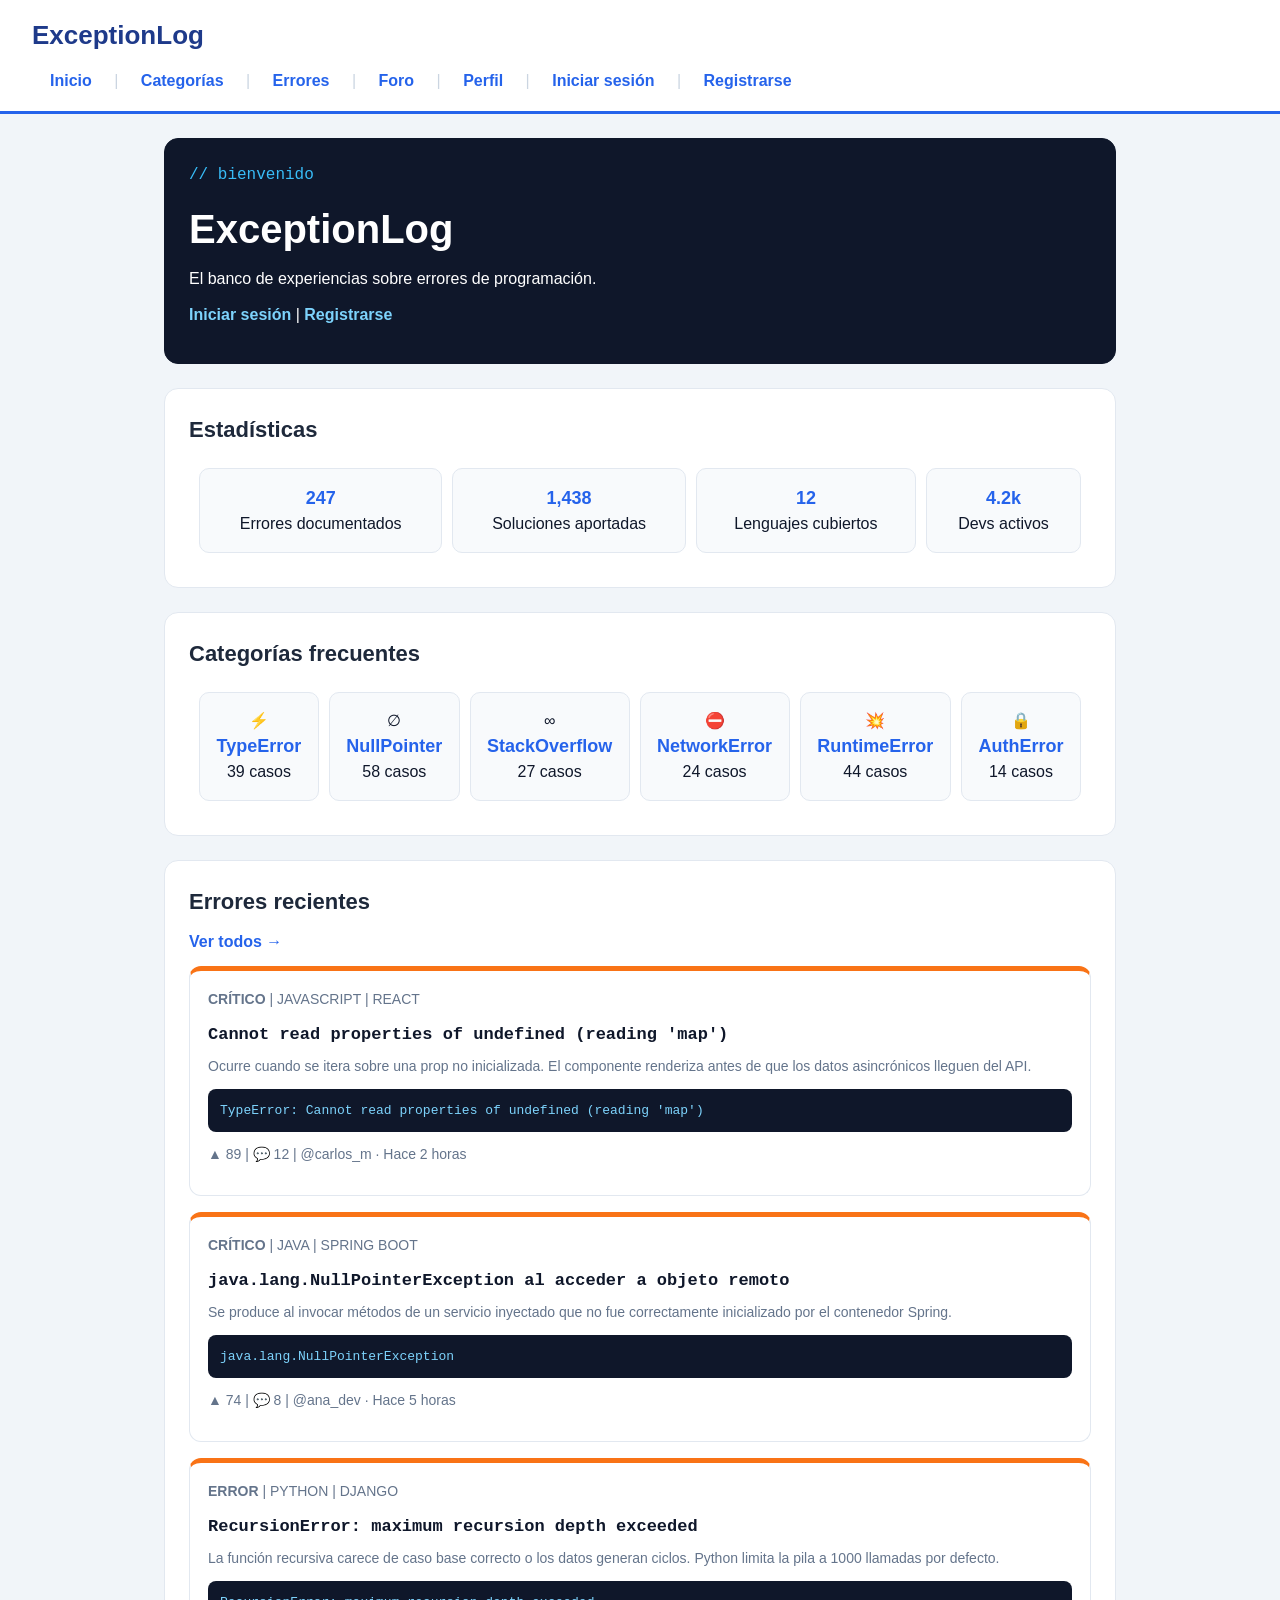
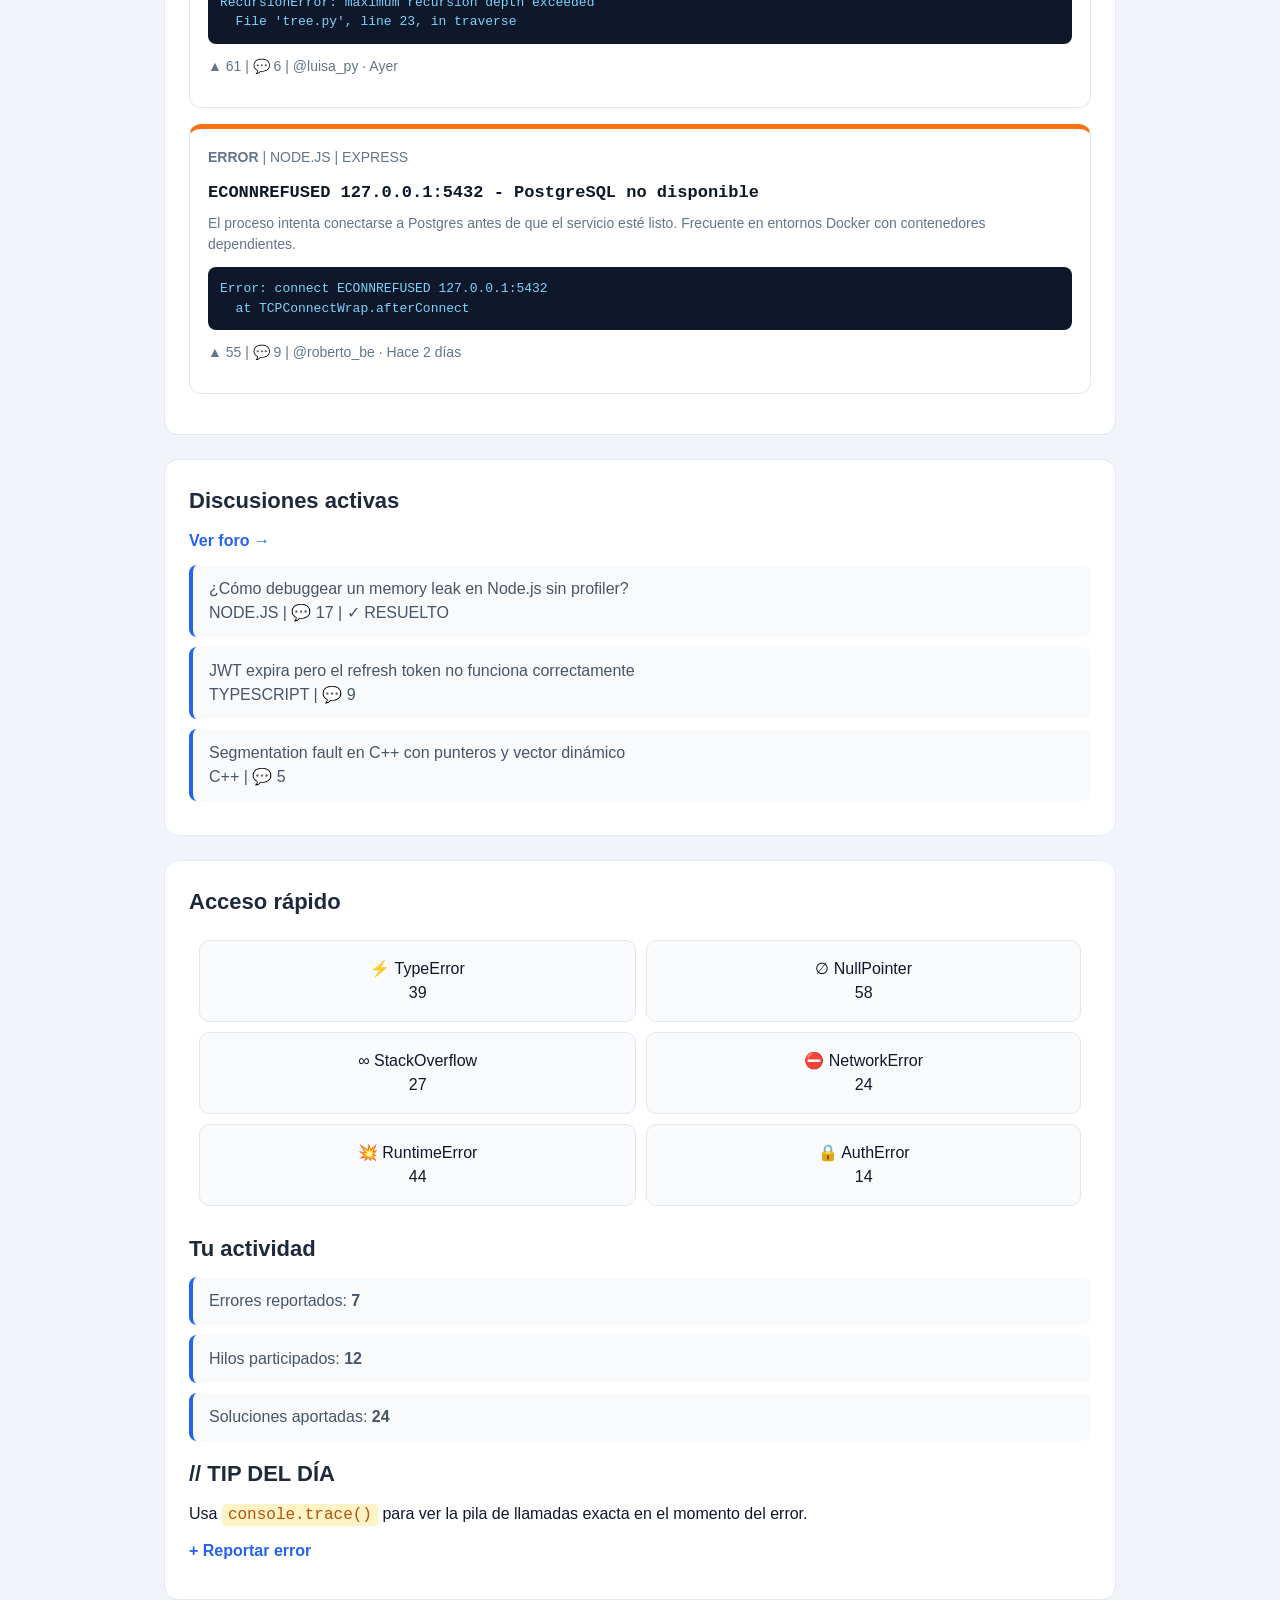
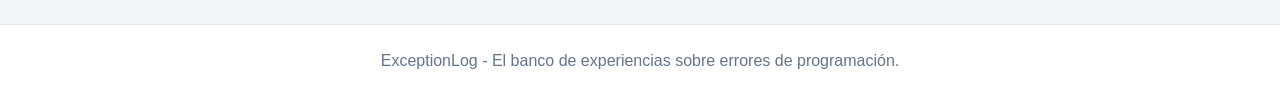
<file: index.html>
<!DOCTYPE html>
<html lang="es">
<head>
  <meta charset="UTF-8">
  <title>Inicio - ExceptionLog</title>
  <link rel="stylesheet" href="styles.css">
</head>
<body>

<header>
  <h2>ExceptionLog</h2>
  <nav>
    <a href="index.html">Inicio</a> |
    <a href="categorias.html">Categorías</a> |
    <a href="errores.html">Errores</a> |
    <a href="foro.html">Foro</a> |
    <a href="perfil.html">Perfil</a> |
    <a href="iniciar-sesion.html">Iniciar sesión</a> |
    <a href="registro.html">Registrarse</a>
  </nav>
  <hr>
</header>

<main>

  <section>
    <p>// bienvenido</p>
    <h1>ExceptionLog</h1>
    <p>El banco de experiencias sobre errores de programación.</p>
    <p><a href="iniciar-sesion.html">Iniciar sesión</a> | <a href="registro.html">Registrarse</a></p>
  </section>

  <hr>

  <section>
    <h2>Estadísticas</h2>
    <table border="1" cellpadding="10">
      <tr>
        <td><b>247</b><br>Errores documentados</td>
        <td><b>1,438</b><br>Soluciones aportadas</td>
        <td><b>12</b><br>Lenguajes cubiertos</td>
        <td><b>4.2k</b><br>Devs activos</td>
      </tr>
    </table>
  </section>

  <hr>

  <section>
    <h2>Categorías frecuentes</h2>
    <table border="1" cellpadding="10">
      <tr>
        <td>⚡ <b>TypeError</b><br>39 casos</td>
        <td>∅ <b>NullPointer</b><br>58 casos</td>
        <td>∞ <b>StackOverflow</b><br>27 casos</td>
        <td>⛔ <b>NetworkError</b><br>24 casos</td>
        <td>💥 <b>RuntimeError</b><br>44 casos</td>
        <td>🔒 <b>AuthError</b><br>14 casos</td>
      </tr>
    </table>
  </section>

  <hr>

  <section>
    <h2>Errores recientes</h2>
    <p><a href="errores.html">Ver todos →</a></p>

    <article>
      <p><b>CRÍTICO</b> | JAVASCRIPT | REACT</p>
      <h3>Cannot read properties of undefined (reading 'map')</h3>
      <p>Ocurre cuando se itera sobre una prop no inicializada. El componente renderiza antes de que los datos asincrónicos lleguen del API.</p>
      <pre>TypeError: Cannot read properties of undefined (reading 'map')</pre>
      <p>▲ 89 | 💬 12 | @carlos_m · Hace 2 horas</p>
    </article>
    <hr>

    <article>
      <p><b>CRÍTICO</b> | JAVA | SPRING BOOT</p>
      <h3>java.lang.NullPointerException al acceder a objeto remoto</h3>
      <p>Se produce al invocar métodos de un servicio inyectado que no fue correctamente inicializado por el contenedor Spring.</p>
      <pre>java.lang.NullPointerException</pre>
      <p>▲ 74 | 💬 8 | @ana_dev · Hace 5 horas</p>
    </article>
    <hr>

    <article>
      <p><b>ERROR</b> | PYTHON | DJANGO</p>
      <h3>RecursionError: maximum recursion depth exceeded</h3>
      <p>La función recursiva carece de caso base correcto o los datos generan ciclos. Python limita la pila a 1000 llamadas por defecto.</p>
      <pre>RecursionError: maximum recursion depth exceeded
  File 'tree.py', line 23, in traverse</pre>
      <p>▲ 61 | 💬 6 | @luisa_py · Ayer</p>
    </article>
    <hr>

    <article>
      <p><b>ERROR</b> | NODE.JS | EXPRESS</p>
      <h3>ECONNREFUSED 127.0.0.1:5432 - PostgreSQL no disponible</h3>
      <p>El proceso intenta conectarse a Postgres antes de que el servicio esté listo. Frecuente en entornos Docker con contenedores dependientes.</p>
      <pre>Error: connect ECONNREFUSED 127.0.0.1:5432
  at TCPConnectWrap.afterConnect</pre>
      <p>▲ 55 | 💬 9 | @roberto_be · Hace 2 días</p>
    </article>
  </section>

  <hr>

  <section>
    <h2>Discusiones activas</h2>
    <p><a href="foro.html">Ver foro →</a></p>
    <ul>
      <li>¿Cómo debuggear un memory leak en Node.js sin profiler?<br>NODE.JS | 💬 17 | ✓ RESUELTO</li>
      <li>JWT expira pero el refresh token no funciona correctamente<br>TYPESCRIPT | 💬 9</li>
      <li>Segmentation fault en C++ con punteros y vector dinámico<br>C++ | 💬 5</li>
    </ul>
  </section>

  <hr>

  <aside>
    <h2>Acceso rápido</h2>
    <table border="1" cellpadding="8">
      <tr><td>⚡ TypeError<br>39</td><td>∅ NullPointer<br>58</td></tr>
      <tr><td>∞ StackOverflow<br>27</td><td>⛔ NetworkError<br>24</td></tr>
      <tr><td>💥 RuntimeError<br>44</td><td>🔒 AuthError<br>14</td></tr>
    </table>

    <h2>Tu actividad</h2>
    <ul>
      <li>Errores reportados: <b>7</b></li>
      <li>Hilos participados: <b>12</b></li>
      <li>Soluciones aportadas: <b>24</b></li>
    </ul>

    <h2>// TIP DEL DÍA</h2>
    <p>Usa <code>console.trace()</code> para ver la pila de llamadas exacta en el momento del error.</p>

    <p><a href="errores.html"><b>+ Reportar error</b></a></p>
  </aside>

</main>

<footer>
  <hr>
  <p>ExceptionLog - El banco de experiencias sobre errores de programación.</p>
</footer>

</body>
</html>
</file>
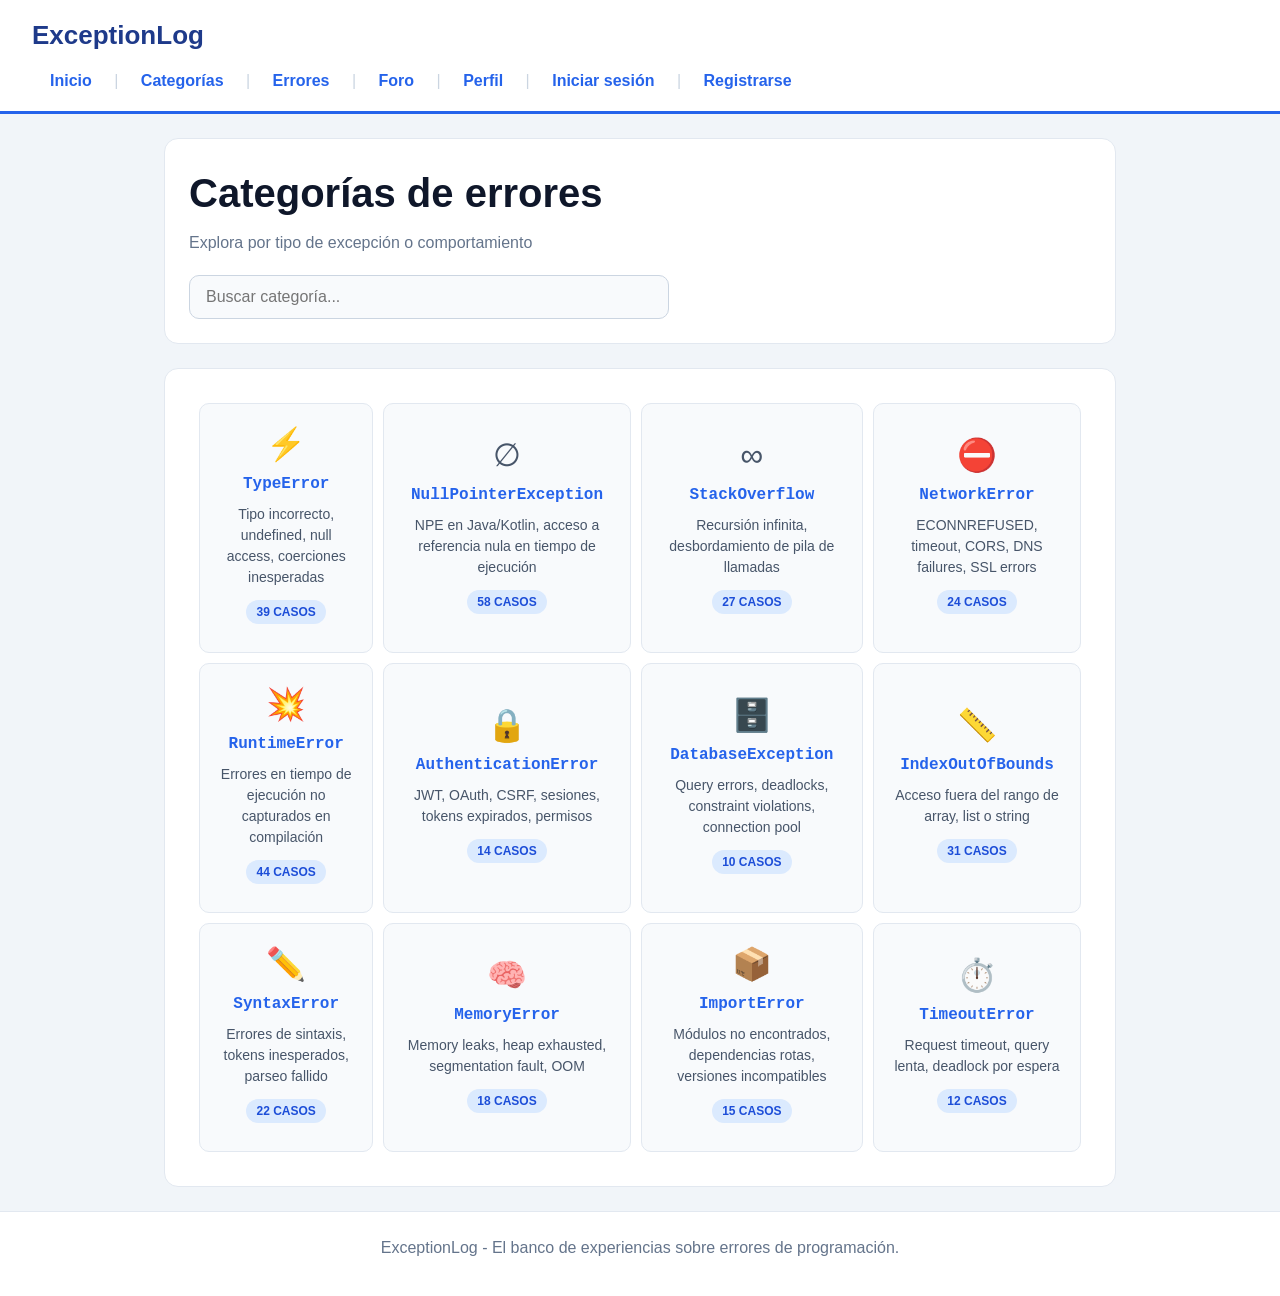
<file: categorias.html>
<!DOCTYPE html>
<html lang="es">
<head>
  <meta charset="UTF-8">
  <title>Categorías - ExceptionLog</title>
  <link rel="stylesheet" href="styles.css">
</head>
<body class="categorias">

<header>
  <h2>ExceptionLog</h2>
  <nav>
    <a href="index.html">Inicio</a> |
    <a href="categorias.html">Categorías</a> |
    <a href="errores.html">Errores</a> |
    <a href="foro.html">Foro</a> |
    <a href="perfil.html">Perfil</a> |
    <a href="iniciar-sesion.html">Iniciar sesión</a> |
    <a href="registro.html">Registrarse</a>
  </nav>
  <hr>
</header>

<main>

  <section>
    <h1>Categorías de errores</h1>
    <p>Explora por tipo de excepción o comportamiento</p>
    <input type="text" placeholder="Buscar categoría...">
  </section>

  <hr>

  <section>
    <table border="1" cellpadding="12">
      <tr>
        <td>
          <p>⚡</p>
          <h3>TypeError</h3>
          <p>Tipo incorrecto, undefined, null access, coerciones inesperadas</p>
          <p><b>39 CASOS</b></p>
        </td>
        <td>
          <p>∅</p>
          <h3>NullPointerException</h3>
          <p>NPE en Java/Kotlin, acceso a referencia nula en tiempo de ejecución</p>
          <p><b>58 CASOS</b></p>
        </td>
        <td>
          <p>∞</p>
          <h3>StackOverflow</h3>
          <p>Recursión infinita, desbordamiento de pila de llamadas</p>
          <p><b>27 CASOS</b></p>
        </td>
        <td>
          <p>⛔</p>
          <h3>NetworkError</h3>
          <p>ECONNREFUSED, timeout, CORS, DNS failures, SSL errors</p>
          <p><b>24 CASOS</b></p>
        </td>
      </tr>
      <tr>
        <td>
          <p>💥</p>
          <h3>RuntimeError</h3>
          <p>Errores en tiempo de ejecución no capturados en compilación</p>
          <p><b>44 CASOS</b></p>
        </td>
        <td>
          <p>🔒</p>
          <h3>AuthenticationError</h3>
          <p>JWT, OAuth, CSRF, sesiones, tokens expirados, permisos</p>
          <p><b>14 CASOS</b></p>
        </td>
        <td>
          <p>🗄️</p>
          <h3>DatabaseException</h3>
          <p>Query errors, deadlocks, constraint violations, connection pool</p>
          <p><b>10 CASOS</b></p>
        </td>
        <td>
          <p>📏</p>
          <h3>IndexOutOfBounds</h3>
          <p>Acceso fuera del rango de array, list o string</p>
          <p><b>31 CASOS</b></p>
        </td>
      </tr>
      <tr>
        <td>
          <p>✏️</p>
          <h3>SyntaxError</h3>
          <p>Errores de sintaxis, tokens inesperados, parseo fallido</p>
          <p><b>22 CASOS</b></p>
        </td>
        <td>
          <p>🧠</p>
          <h3>MemoryError</h3>
          <p>Memory leaks, heap exhausted, segmentation fault, OOM</p>
          <p><b>18 CASOS</b></p>
        </td>
        <td>
          <p>📦</p>
          <h3>ImportError</h3>
          <p>Módulos no encontrados, dependencias rotas, versiones incompatibles</p>
          <p><b>15 CASOS</b></p>
        </td>
        <td>
          <p>⏱️</p>
          <h3>TimeoutError</h3>
          <p>Request timeout, query lenta, deadlock por espera</p>
          <p><b>12 CASOS</b></p>
        </td>
      </tr>
    </table>
  </section>

</main>

<footer>
  <hr>
  <p>ExceptionLog - El banco de experiencias sobre errores de programación.</p>
</footer>

</body>
</html>
</file>
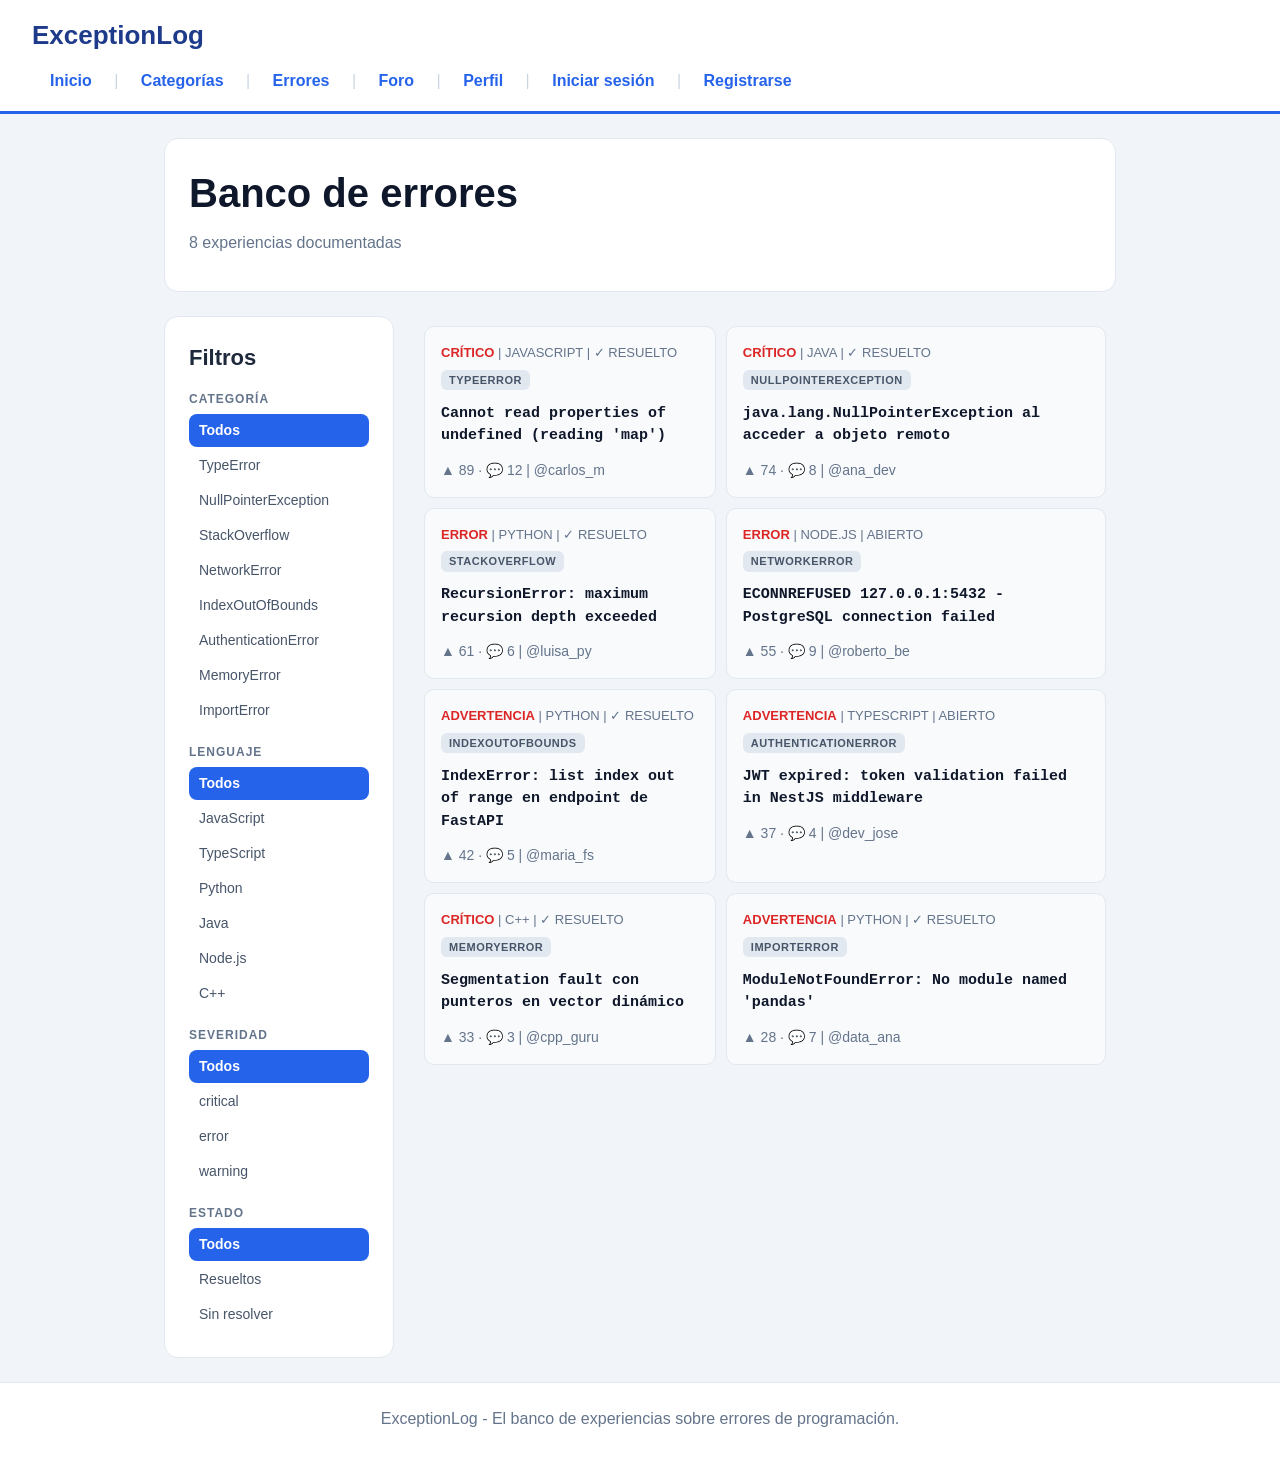
<file: errores.html>
<!DOCTYPE html>
<html lang="es">
<head>
  <meta charset="UTF-8">
  <title>Errores - ExceptionLog</title>
  <link rel="stylesheet" href="styles.css">
</head>
<body class="errores">

<header>
  <h2>ExceptionLog</h2>
  <nav>
    <a href="index.html">Inicio</a> |
    <a href="categorias.html">Categorías</a> |
    <a href="errores.html">Errores</a> |
    <a href="foro.html">Foro</a> |
    <a href="perfil.html">Perfil</a> |
    <a href="iniciar-sesion.html">Iniciar sesión</a> |
    <a href="registro.html">Registrarse</a>
  </nav>
  <hr>
</header>

<main>

  <section>
    <h1>Banco de errores</h1>
    <p>8 experiencias documentadas</p>
  </section>

  <hr>

  <table cellpadding="12">
    <tr>
      <td valign="top" width="250">
        <aside>
          <h2>Filtros</h2>
      <h3>CATEGORÍA</h3>
      <ul>
        <li>Todos</li>
        <li>TypeError</li>
        <li>NullPointerException</li>
        <li>StackOverflow</li>
        <li>NetworkError</li>
        <li>IndexOutOfBounds</li>
        <li>AuthenticationError</li>
        <li>MemoryError</li>
        <li>ImportError</li>
      </ul>
      <h3>LENGUAJE</h3>
      <ul>
        <li>Todos</li>
        <li>JavaScript</li>
        <li>TypeScript</li>
        <li>Python</li>
        <li>Java</li>
        <li>Node.js</li>
        <li>C++</li>
      </ul>
      <h3>SEVERIDAD</h3>
      <ul>
        <li>Todos</li>
        <li>critical</li>
        <li>error</li>
        <li>warning</li>
      </ul>
      <h3>ESTADO</h3>
      <ul>
        <li>Todos</li>
        <li>Resueltos</li>
        <li>Sin resolver</li>
      </ul>
        </aside>
      </td>
      <td valign="top">
        <section>
          <table border="1" cellpadding="12">
      <tr>
        <td valign="top">
          <p><b>CRÍTICO</b> | JAVASCRIPT | ✓ RESUELTO</p>
          <p><small>TYPEERROR</small></p>
          <h3>Cannot read properties of undefined (reading 'map')</h3>
          <p>▲ 89 · 💬 12 | @carlos_m</p>
        </td>
        <td valign="top">
          <p><b>CRÍTICO</b> | JAVA | ✓ RESUELTO</p>
          <p><small>NULLPOINTEREXCEPTION</small></p>
          <h3>java.lang.NullPointerException al acceder a objeto remoto</h3>
          <p>▲ 74 · 💬 8 | @ana_dev</p>
        </td>
      </tr>
      <tr>
        <td valign="top">
          <p><b>ERROR</b> | PYTHON | ✓ RESUELTO</p>
          <p><small>STACKOVERFLOW</small></p>
          <h3>RecursionError: maximum recursion depth exceeded</h3>
          <p>▲ 61 · 💬 6 | @luisa_py</p>
        </td>
        <td valign="top">
          <p><b>ERROR</b> | NODE.JS | ABIERTO</p>
          <p><small>NETWORKERROR</small></p>
          <h3>ECONNREFUSED 127.0.0.1:5432 - PostgreSQL connection failed</h3>
          <p>▲ 55 · 💬 9 | @roberto_be</p>
        </td>
      </tr>
      <tr>
        <td valign="top">
          <p><b>ADVERTENCIA</b> | PYTHON | ✓ RESUELTO</p>
          <p><small>INDEXOUTOFBOUNDS</small></p>
          <h3>IndexError: list index out of range en endpoint de FastAPI</h3>
          <p>▲ 42 · 💬 5 | @maria_fs</p>
        </td>
        <td valign="top">
          <p><b>ADVERTENCIA</b> | TYPESCRIPT | ABIERTO</p>
          <p><small>AUTHENTICATIONERROR</small></p>
          <h3>JWT expired: token validation failed in NestJS middleware</h3>
          <p>▲ 37 · 💬 4 | @dev_jose</p>
        </td>
      </tr>
      <tr>
        <td valign="top">
          <p><b>CRÍTICO</b> | C++ | ✓ RESUELTO</p>
          <p><small>MEMORYERROR</small></p>
          <h3>Segmentation fault con punteros en vector dinámico</h3>
          <p>▲ 33 · 💬 3 | @cpp_guru</p>
        </td>
        <td valign="top">
          <p><b>ADVERTENCIA</b> | PYTHON | ✓ RESUELTO</p>
          <p><small>IMPORTERROR</small></p>
          <h3>ModuleNotFoundError: No module named 'pandas'</h3>
          <p>▲ 28 · 💬 7 | @data_ana</p>
        </td>
      </tr>
          </table>
        </section>
      </td>
    </tr>
  </table>

</main>

<footer>
  <hr>
  <p>ExceptionLog - El banco de experiencias sobre errores de programación.</p>
</footer>

</body>
</html>
</file>
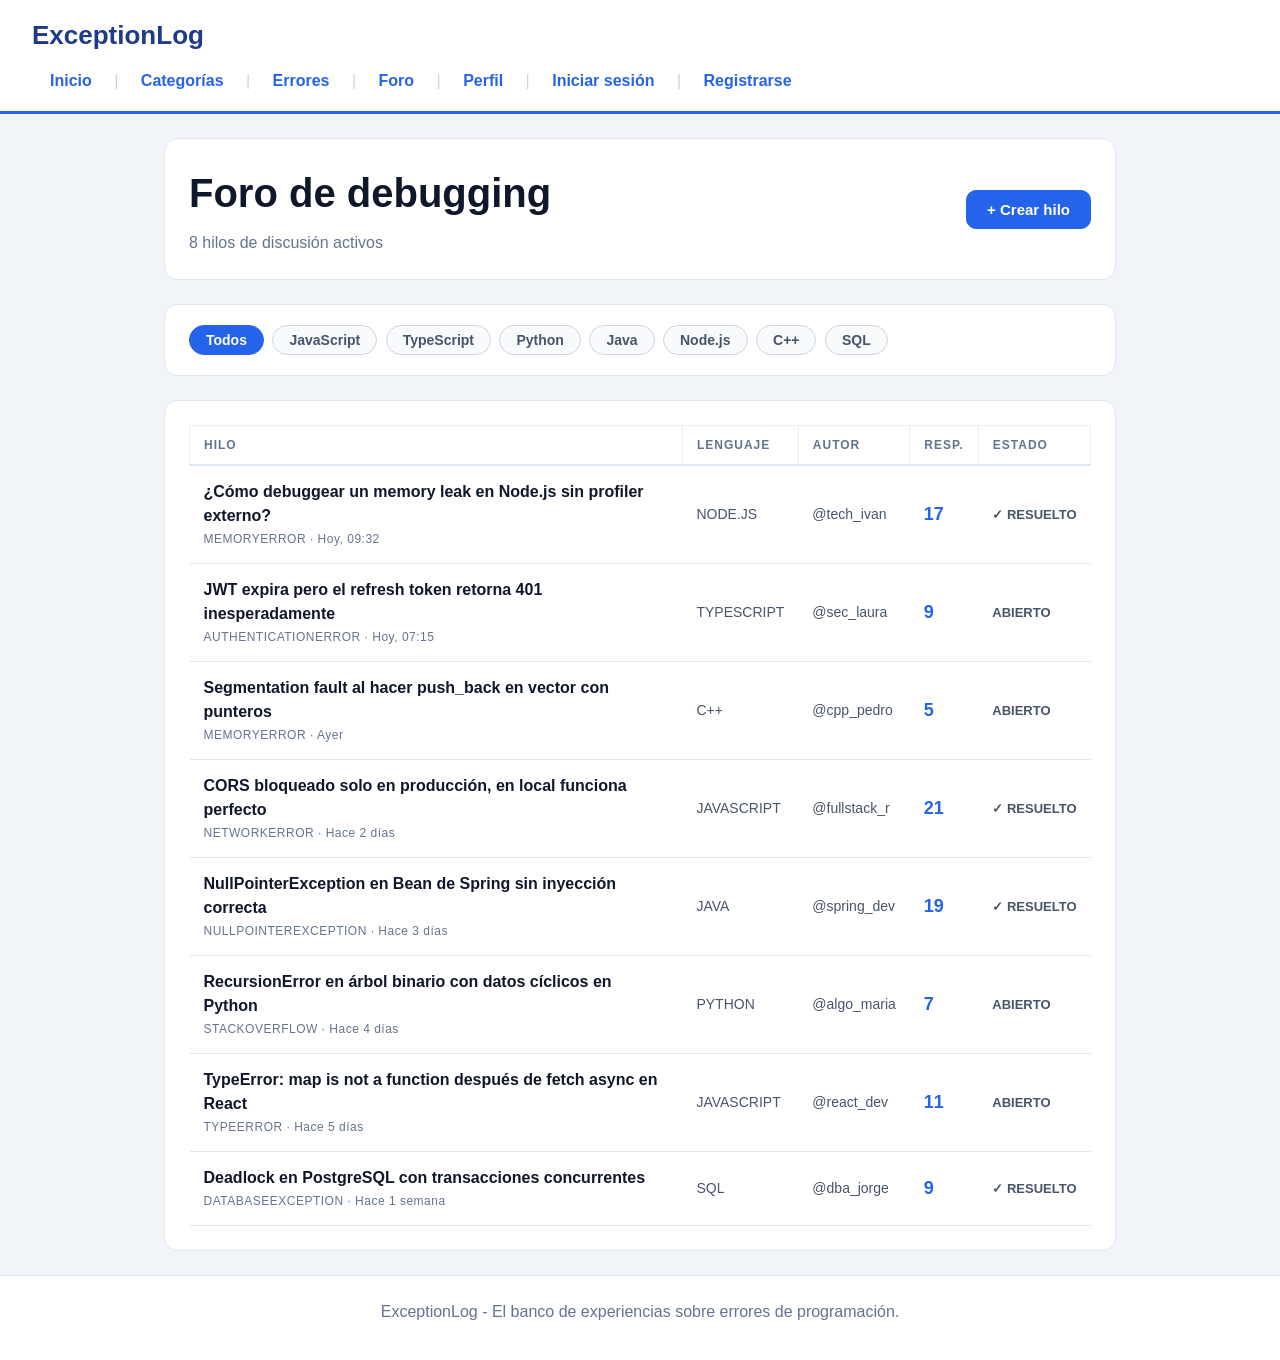
<file: foro.html>
<!DOCTYPE html>
<html lang="es">
<head>
  <meta charset="UTF-8">
  <title>Foro - ExceptionLog</title>
  <link rel="stylesheet" href="styles.css">
</head>
<body class="foro">

<header>
  <h2>ExceptionLog</h2>
  <nav>
    <a href="index.html">Inicio</a> |
    <a href="categorias.html">Categorías</a> |
    <a href="errores.html">Errores</a> |
    <a href="foro.html">Foro</a> |
    <a href="perfil.html">Perfil</a> |
    <a href="iniciar-sesion.html">Iniciar sesión</a> |
    <a href="registro.html">Registrarse</a>
  </nav>
  <hr>
</header>

<main>

  <section>
    <h1>Foro de debugging</h1>
    <p>8 hilos de discusión activos</p>
    <button>+ Crear hilo</button>
  </section>

  <hr>

  <section>
    <p><button>Todos</button> <button>JavaScript</button> <button>TypeScript</button> <button>Python</button> <button>Java</button> <button>Node.js</button> <button>C++</button> <button>SQL</button></p>
  </section>

  <section>
    <table border="1" cellpadding="10">
      <tr>
        <th>HILO</th>
        <th>LENGUAJE</th>
        <th>AUTOR</th>
        <th>RESP.</th>
        <th>ESTADO</th>
      </tr>
      <tr>
        <td><b>¿Cómo debuggear un memory leak en Node.js sin profiler externo?</b><br><small>MEMORYERROR · Hoy, 09:32</small></td>
        <td>NODE.JS</td>
        <td>@tech_ivan</td>
        <td align="center"><b>17</b></td>
        <td>✓ RESUELTO</td>
      </tr>
      <tr>
        <td><b>JWT expira pero el refresh token retorna 401 inesperadamente</b><br><small>AUTHENTICATIONERROR · Hoy, 07:15</small></td>
        <td>TYPESCRIPT</td>
        <td>@sec_laura</td>
        <td align="center"><b>9</b></td>
        <td>ABIERTO</td>
      </tr>
      <tr>
        <td><b>Segmentation fault al hacer push_back en vector con punteros</b><br><small>MEMORYERROR · Ayer</small></td>
        <td>C++</td>
        <td>@cpp_pedro</td>
        <td align="center"><b>5</b></td>
        <td>ABIERTO</td>
      </tr>
      <tr>
        <td><b>CORS bloqueado solo en producción, en local funciona perfecto</b><br><small>NETWORKERROR · Hace 2 días</small></td>
        <td>JAVASCRIPT</td>
        <td>@fullstack_r</td>
        <td align="center"><b>21</b></td>
        <td>✓ RESUELTO</td>
      </tr>
      <tr>
        <td><b>NullPointerException en Bean de Spring sin inyección correcta</b><br><small>NULLPOINTEREXCEPTION · Hace 3 días</small></td>
        <td>JAVA</td>
        <td>@spring_dev</td>
        <td align="center"><b>19</b></td>
        <td>✓ RESUELTO</td>
      </tr>
      <tr>
        <td><b>RecursionError en árbol binario con datos cíclicos en Python</b><br><small>STACKOVERFLOW · Hace 4 días</small></td>
        <td>PYTHON</td>
        <td>@algo_maria</td>
        <td align="center"><b>7</b></td>
        <td>ABIERTO</td>
      </tr>
      <tr>
        <td><b>TypeError: map is not a function después de fetch async en React</b><br><small>TYPEERROR · Hace 5 días</small></td>
        <td>JAVASCRIPT</td>
        <td>@react_dev</td>
        <td align="center"><b>11</b></td>
        <td>ABIERTO</td>
      </tr>
      <tr>
        <td><b>Deadlock en PostgreSQL con transacciones concurrentes</b><br><small>DATABASEEXCEPTION · Hace 1 semana</small></td>
        <td>SQL</td>
        <td>@dba_jorge</td>
        <td align="center"><b>9</b></td>
        <td>✓ RESUELTO</td>
      </tr>
    </table>
  </section>

</main>

<footer>
  <hr>
  <p>ExceptionLog - El banco de experiencias sobre errores de programación.</p>
</footer>

</body>
</html>
</file>
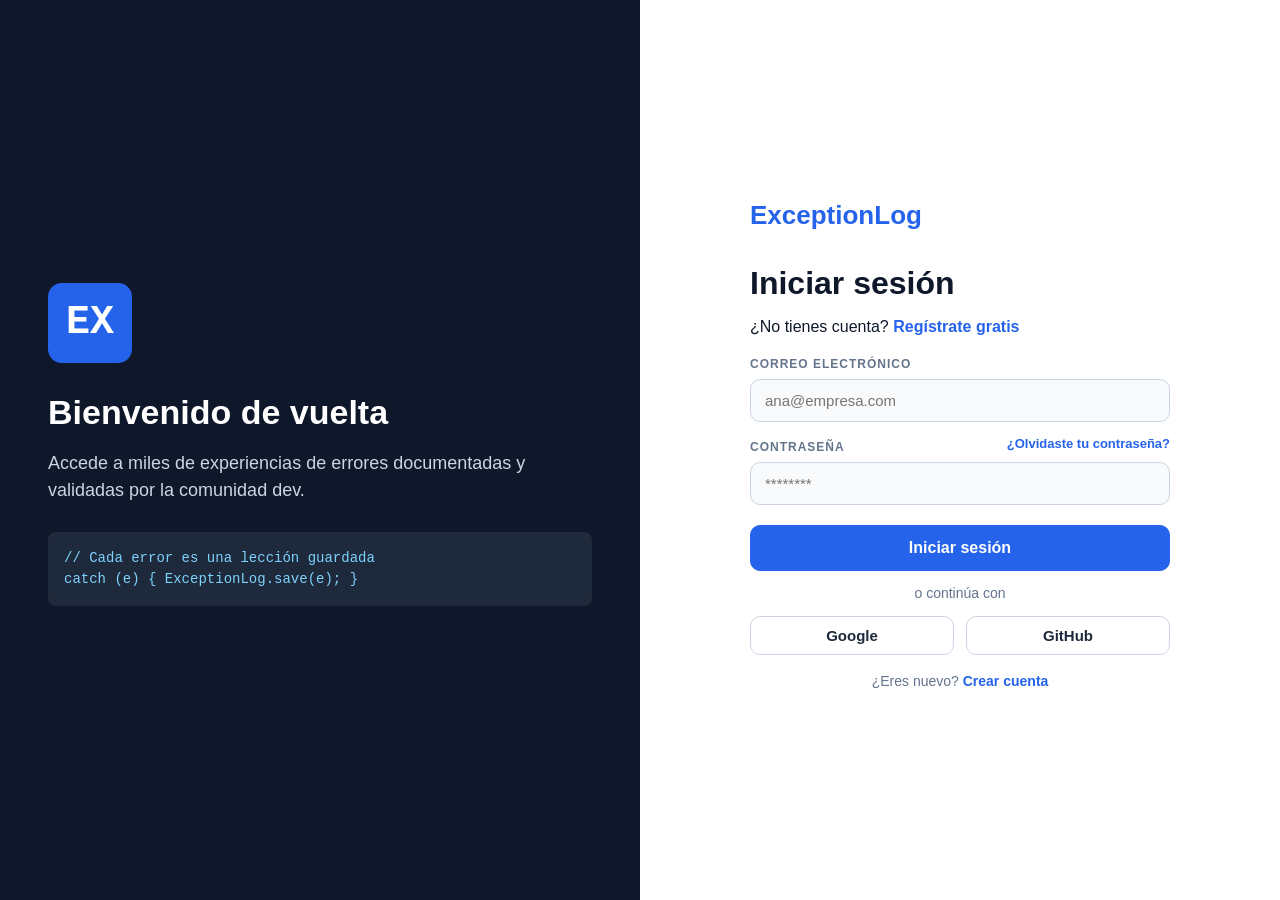
<file: iniciar-sesion.html>
<!DOCTYPE html>
<html lang="es">
<head>
  <meta charset="UTF-8">
  <title>Iniciar sesión - ExceptionLog</title>
  <link rel="stylesheet" href="styles.css">
</head>
<body class="iniciar-sesion">

<table width="100%" cellpadding="30">
  <tr>

    <td valign="top" width="50%">
      <section>
        <h1>EX</h1>
        <h2>Bienvenido de vuelta</h2>
        <p>Accede a miles de experiencias de errores documentadas y validadas por la comunidad dev.</p>
        <pre><code>// Cada error es una lección guardada
catch (e) { ExceptionLog.save(e); }</code></pre>
      </section>
    </td>

    <td valign="top" width="50%">
      <header>
        <h2><a href="index.html">ExceptionLog</a></h2>
      </header>
      <main>
        <h1>Iniciar sesión</h1>
        <p>¿No tienes cuenta? <a href="registro.html">Regístrate gratis</a></p>

        <form>
          <p>
            <label for="correo">CORREO ELECTRÓNICO</label><br>
            <input type="email" id="correo" name="correo" placeholder="ana@empresa.com">
          </p>
          <p>
            <label for="clave">CONTRASEÑA</label>
            <a href="#">¿Olvidaste tu contraseña?</a><br>
            <input type="password" id="clave" name="clave" placeholder="********">
          </p>
          <p><button type="submit">Iniciar sesión</button></p>
        </form>

        <p>o continúa con</p>
        <p>
          <button type="button">Google</button>
          <button type="button">GitHub</button>
        </p>

        <p>¿Eres nuevo? <a href="registro.html">Crear cuenta</a></p>
      </main>
    </td>

  </tr>
</table>

</body>
</html>
</file>
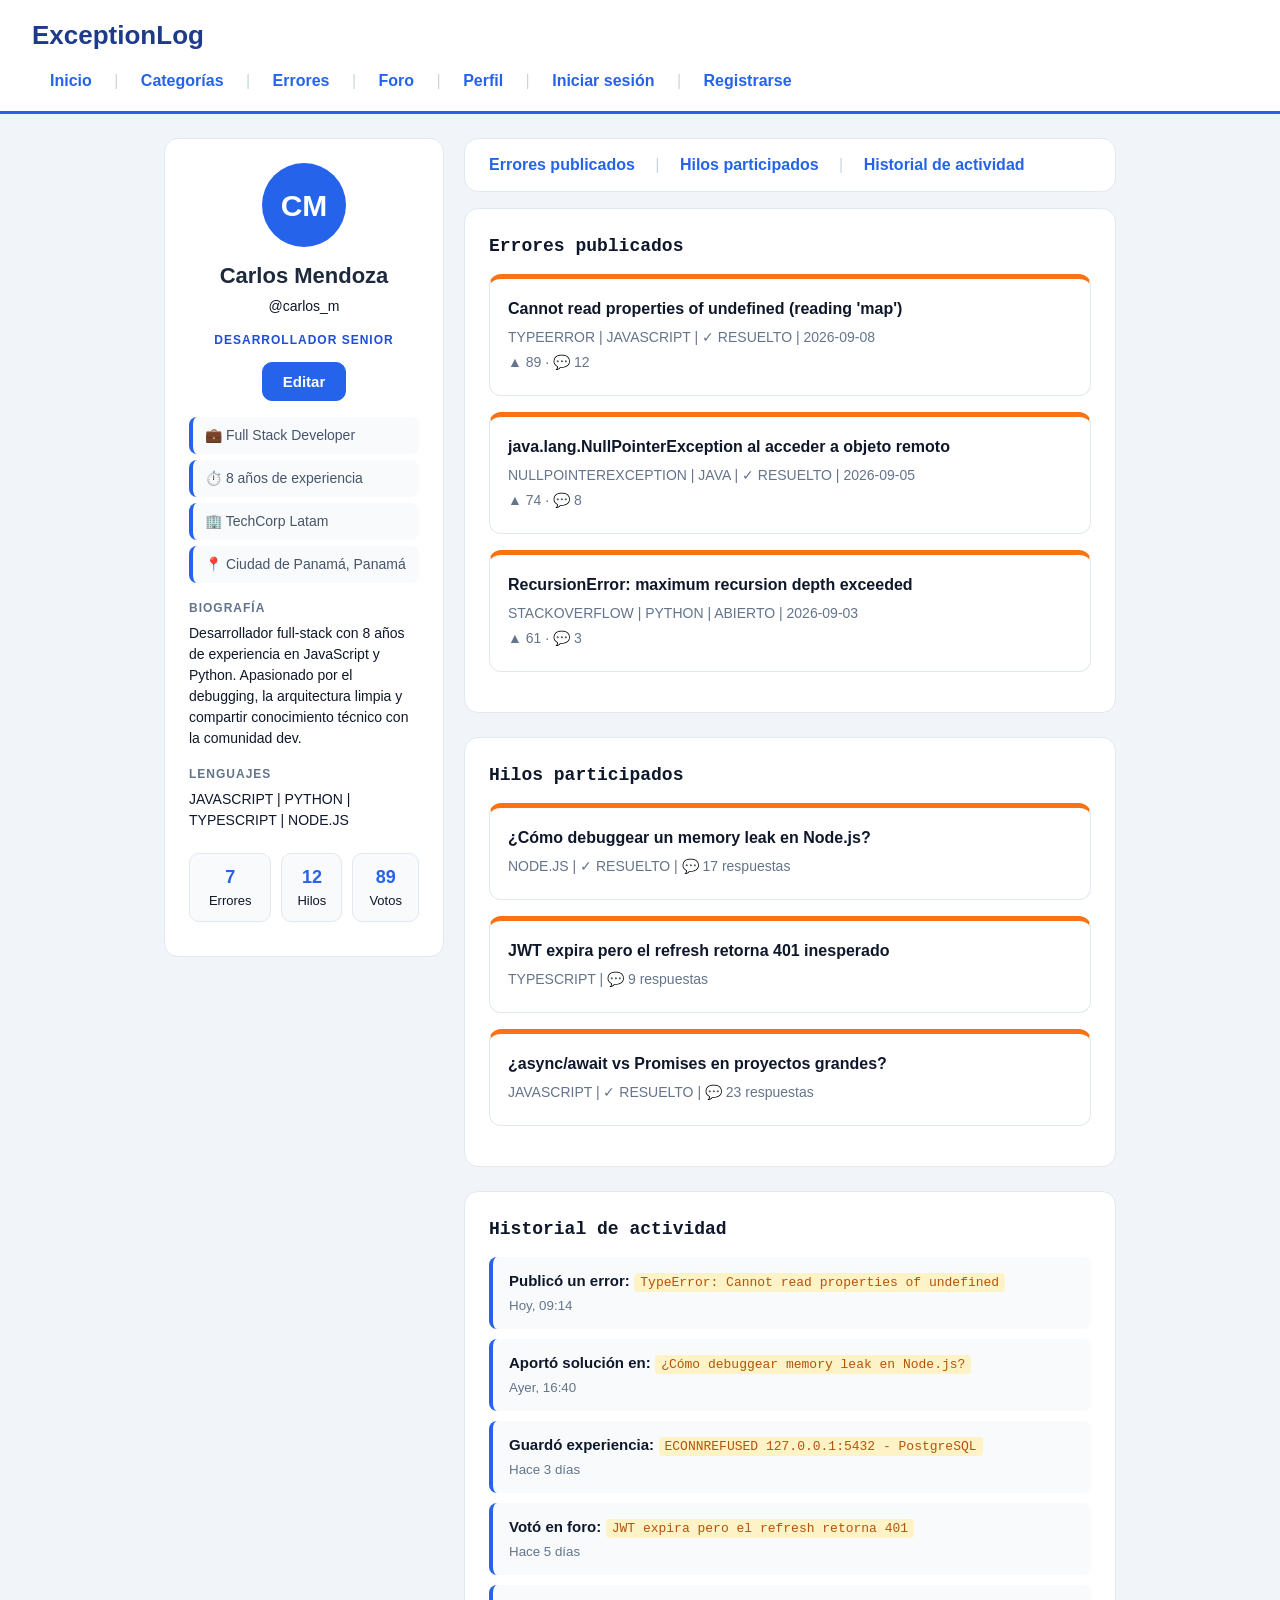
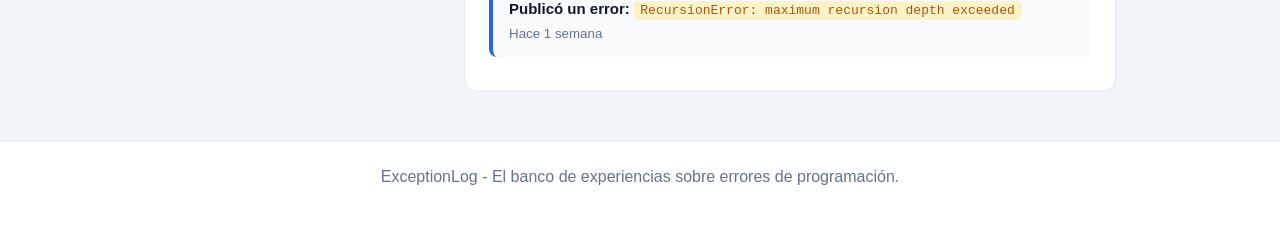
<file: perfil.html>
<!DOCTYPE html>
<html lang="es">
<head>
  <meta charset="UTF-8">
  <title>Perfil - ExceptionLog</title>
  <link rel="stylesheet" href="styles.css">
</head>
<body class="perfil">

<header>
  <h2>ExceptionLog</h2>
  <nav>
    <a href="index.html">Inicio</a> |
    <a href="categorias.html">Categorías</a> |
    <a href="errores.html">Errores</a> |
    <a href="foro.html">Foro</a> |
    <a href="perfil.html">Perfil</a> |
    <a href="iniciar-sesion.html">Iniciar sesión</a> |
    <a href="registro.html">Registrarse</a>
  </nav>
  <hr>
</header>

<main>

  <table cellpadding="12">
    <tr>

      <td valign="top" width="300">
        <aside>
          <h1>CM</h1>
          <h2>Carlos Mendoza</h2>
          <p>@carlos_m</p>
          <p><b>DESARROLLADOR SENIOR</b></p>
          <button>Editar</button>

          <ul>
            <li>💼 Full Stack Developer</li>
            <li>⏱️ 8 años de experiencia</li>
            <li>🏢 TechCorp Latam</li>
            <li>📍 Ciudad de Panamá, Panamá</li>
          </ul>

          <h3>BIOGRAFÍA</h3>
          <p>Desarrollador full-stack con 8 años de experiencia en JavaScript y Python. Apasionado por el debugging, la arquitectura limpia y compartir conocimiento técnico con la comunidad dev.</p>

          <h3>LENGUAJES</h3>
          <p>JAVASCRIPT | PYTHON | TYPESCRIPT | NODE.JS</p>

          <table border="1" cellpadding="8">
            <tr>
              <td align="center"><b>7</b><br>Errores</td>
              <td align="center"><b>12</b><br>Hilos</td>
              <td align="center"><b>89</b><br>Votos</td>
            </tr>
          </table>
        </aside>
      </td>

      <td valign="top">
        <nav>
          <a href="#errores-publicados">Errores publicados</a> |
          <a href="#hilos-participados">Hilos participados</a> |
          <a href="#historial">Historial de actividad</a>
        </nav>
        <hr>

        <section id="errores-publicados">
          <h3>Errores publicados</h3>
      <article>
        <h4>Cannot read properties of undefined (reading 'map')</h4>
        <p>TYPEERROR | JAVASCRIPT | ✓ RESUELTO | 2026-09-08</p>
        <p>▲ 89 · 💬 12</p>
      </article>
      <hr>
      <article>
        <h4>java.lang.NullPointerException al acceder a objeto remoto</h4>
        <p>NULLPOINTEREXCEPTION | JAVA | ✓ RESUELTO | 2026-09-05</p>
        <p>▲ 74 · 💬 8</p>
      </article>
      <hr>
      <article>
        <h4>RecursionError: maximum recursion depth exceeded</h4>
        <p>STACKOVERFLOW | PYTHON | ABIERTO | 2026-09-03</p>
        <p>▲ 61 · 💬 3</p>
      </article>
      <hr>
        </section>

        <section id="hilos-participados">
          <h3>Hilos participados</h3>
      <article>
        <h4>¿Cómo debuggear un memory leak en Node.js?</h4>
        <p>NODE.JS | ✓ RESUELTO | 💬 17 respuestas</p>
      </article>
      <hr>
      <article>
        <h4>JWT expira pero el refresh retorna 401 inesperado</h4>
        <p>TYPESCRIPT | 💬 9 respuestas</p>
      </article>
      <hr>
      <article>
        <h4>¿async/await vs Promises en proyectos grandes?</h4>
        <p>JAVASCRIPT | ✓ RESUELTO | 💬 23 respuestas</p>
      </article>
      <hr>
        </section>

        <section id="historial">
          <h3>Historial de actividad</h3>
          <ul>
        <li><b>Publicó un error:</b> <code>TypeError: Cannot read properties of undefined</code><br><small>Hoy, 09:14</small></li>
        <li><b>Aportó solución en:</b> <code>¿Cómo debuggear memory leak en Node.js?</code><br><small>Ayer, 16:40</small></li>
        <li><b>Guardó experiencia:</b> <code>ECONNREFUSED 127.0.0.1:5432 - PostgreSQL</code><br><small>Hace 3 días</small></li>
        <li><b>Votó en foro:</b> <code>JWT expira pero el refresh retorna 401</code><br><small>Hace 5 días</small></li>
        <li><b>Publicó un error:</b> <code>RecursionError: maximum recursion depth exceeded</code><br><small>Hace 1 semana</small></li>
          </ul>
        </section>
      </td>

    </tr>
  </table>

</main>

<footer>
  <hr>
  <p>ExceptionLog - El banco de experiencias sobre errores de programación.</p>
</footer>

</body>
</html>
</file>
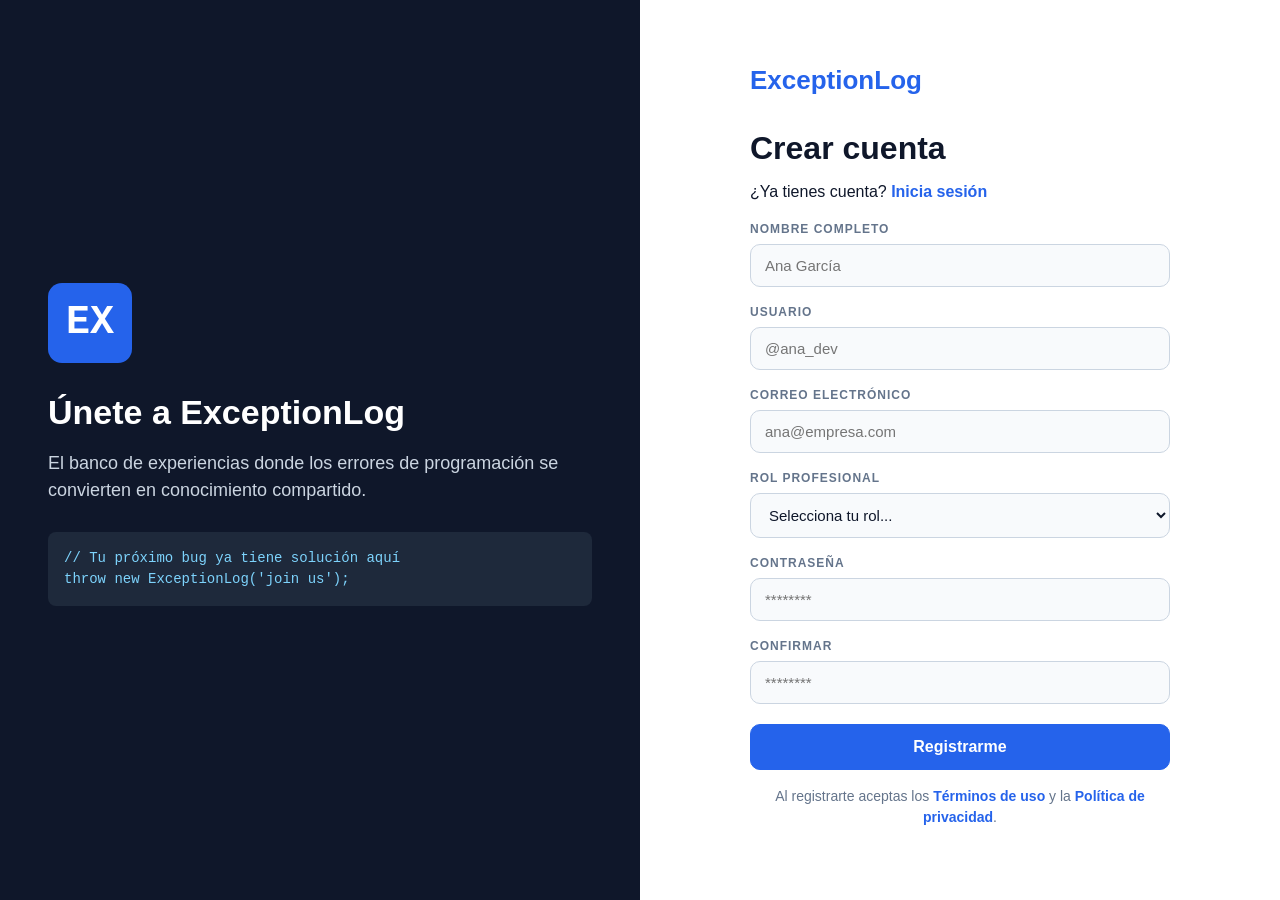
<file: registro.html>
<!DOCTYPE html>
<html lang="es">
<head>
  <meta charset="UTF-8">
  <title>Registrarse - ExceptionLog</title>
  <link rel="stylesheet" href="styles.css">
</head>
<body class="registro">

<table width="100%" cellpadding="30">
  <tr>

    <td valign="top" width="50%">
      <section>
        <h1>EX</h1>
        <h2>Únete a ExceptionLog</h2>
        <p>El banco de experiencias donde los errores de programación se convierten en conocimiento compartido.</p>
        <pre><code>// Tu próximo bug ya tiene solución aquí
throw new ExceptionLog('join us');</code></pre>
      </section>
    </td>

    <td valign="top" width="50%">
      <header>
        <h2><a href="index.html">ExceptionLog</a></h2>
      </header>
      <main>
        <h1>Crear cuenta</h1>
        <p>¿Ya tienes cuenta? <a href="iniciar-sesion.html">Inicia sesión</a></p>

        <form>
          <p>
            <label for="nombre">NOMBRE COMPLETO</label><br>
            <input type="text" id="nombre" name="nombre" placeholder="Ana García">
          </p>
          <p>
            <label for="usuario">USUARIO</label><br>
            <input type="text" id="usuario" name="usuario" placeholder="@ana_dev">
          </p>
          <p>
            <label for="correo">CORREO ELECTRÓNICO</label><br>
            <input type="email" id="correo" name="correo" placeholder="ana@empresa.com">
          </p>
          <p>
            <label for="rol">ROL PROFESIONAL</label><br>
            <select id="rol" name="rol">
              <option value="">Selecciona tu rol...</option>
              <option value="estudiante">Estudiante</option>
              <option value="junior">Desarrollador Junior</option>
              <option value="senior">Desarrollador Senior</option>
              <option value="otro">Otro</option>
            </select>
          </p>
          <p>
            <label for="clave">CONTRASEÑA</label><br>
            <input type="password" id="clave" name="clave" placeholder="********">
          </p>
          <p>
            <label for="confirmar">CONFIRMAR</label><br>
            <input type="password" id="confirmar" name="confirmar" placeholder="********">
          </p>
          <p><button type="submit">Registrarme</button></p>
        </form>

        <p>Al registrarte aceptas los <a href="#">Términos de uso</a> y la <a href="#">Política de privacidad</a>.</p>
      </main>
    </td>

  </tr>
</table>

</body>
</html>
</file>
<file: styles.css>
/* =====================================================
   ExceptionLog - Estilos de la página de inicio
   Incluye: tipografía, colores, márgenes, padding,
   bordes, hover y box model.
   ===================================================== */

/* ---------- BOX MODEL ----------
   border-box: el ancho incluye el padding y el borde. */
* {
  box-sizing: border-box;
}

/* ---------- TIPOGRAFÍA Y COLORES BASE ---------- */
body {
  margin: 0;
  font-family: "Segoe UI", Arial, sans-serif;
  font-size: 16px;
  line-height: 1.5;
  color: #0f172a;
  background-color: #f1f5f9;
}

h1 { font-size: 40px; margin: 0 0 8px 0; }
h2 { font-size: 22px; color: #1e293b; margin: 0 0 12px 0; }
h3 { font-family: "Courier New", monospace; font-size: 17px; margin: 0 0 8px 0; }
p  { margin: 0 0 12px 0; }
code, pre { font-family: "Courier New", monospace; }

/* ---------- ENLACES Y HOVER ---------- */
a {
  color: #2563eb;
  text-decoration: none;
  font-weight: 600;
}
a:hover {
  color: #1e40af;
  text-decoration: underline;
}

/* ---------- ENCABEZADO Y MENÚ ---------- */
header {
  padding: 16px 32px 0 32px;
  background-color: #ffffff;
  border-bottom: 3px solid #2563eb;
}
header h2 {
  margin-bottom: 8px;
  font-size: 26px;
  color: #1e3a8a;
}
nav {
  color: #cbd5e1;              /* color de las barras "|" entre enlaces */
  padding-bottom: 12px;
}
nav a {
  display: inline-block;
  margin: 0 4px;
  padding: 6px 14px;
  border-radius: 8px;
}
nav a:hover {
  background-color: #dbeafe;
  text-decoration: none;
}
header hr { display: none; }

/* ---------- CONTENIDO PRINCIPAL (márgenes) ---------- */
main {
  max-width: 1000px;
  margin: 24px auto;           /* margin auto: centra el contenido */
  padding: 0 24px;
}
section, aside {
  margin-bottom: 24px;
  padding: 24px;
  background-color: #ffffff;
  border: 1px solid #e2e8f0;
  border-radius: 14px;
}
main > hr { display: none; }

/* Primera sección: bienvenida con fondo oscuro */
main > section:first-of-type {
  color: #ffffff;
  background-color: #0f172a;
  border-color: #0f172a;
}
main > section:first-of-type p:first-child {
  color: #38bdf8;
  font-family: "Courier New", monospace;
}
main > section:first-of-type a { color: #7dd3fc; }
main > section:first-of-type a:hover { color: #ffffff; }

/* ---------- TABLAS (bordes + padding) ---------- */
table {
  width: 100%;
  border-collapse: separate;
  border-spacing: 10px;
  border: 0;
}
td {
  padding: 16px;
  text-align: center;
  background-color: #f8fafc;
  border: 1px solid #e2e8f0;
  border-radius: 10px;
}
td b { color: #2563eb; font-size: 18px; }
td:hover {
  background-color: #dbeafe;
  border-color: #2563eb;
}

/* ---------- TARJETAS DE ERRORES ---------- */
article {
  padding: 18px;
  margin-bottom: 16px;
  background-color: #ffffff;
  border: 1px solid #e2e8f0;
  border-top: 5px solid #f97316;
  border-radius: 12px;
}
article:hover {
  background-color: #f8fafc;
  border-color: #2563eb;
}
article p { color: #64748b; font-size: 14px; }
article hr, section hr { display: none; }

pre {
  margin: 0 0 12px 0;
  padding: 12px;
  overflow-x: auto;
  font-size: 13px;
  color: #7dd3fc;
  background-color: #0f172a;
  border-radius: 8px;
}

/* ---------- LISTAS ---------- */
ul {
  margin: 0;
  padding: 0;
  list-style: none;
}
li {
  margin-bottom: 10px;
  padding: 12px 16px;
  color: #475569;
  background-color: #f8fafc;
  border-left: 4px solid #2563eb;
  border-radius: 8px;
}
li:hover { background-color: #dbeafe; }

/* ---------- ACCESO RÁPIDO / TIP ---------- */
aside h2 { margin-top: 16px; }
aside h2:first-child { margin-top: 0; }
aside code { color: #b45309; background-color: #fef3c7; padding: 2px 6px; border-radius: 4px; }

/* ---------- PIE DE PÁGINA ---------- */
footer {
  padding: 24px;
  text-align: center;
  color: #64748b;
  background-color: #ffffff;
  border-top: 1px solid #e2e8f0;
}
footer hr { display: none; }


/* =====================================================
   PÁGINAS 2 y 3: CATEGORÍAS y ERRORES
   Cada página tiene una clase en <body> (categorias / errores)
   para que estas reglas NO cambien la página de Inicio.
   ===================================================== */

/* ---------- Título de la página (sección blanca, no oscura) ---------- */
body.categorias main > section:first-of-type,
body.errores main > section:first-of-type {
  color: #0f172a;
  background-color: #ffffff;
  border-color: #e2e8f0;
}
body.categorias main > section:first-of-type p,
body.errores main > section:first-of-type p {
  color: #64748b;
}

/* ---------- Buscador ---------- */
input[type="text"] {
  width: 100%;
  max-width: 480px;
  margin-top: 8px;
  padding: 12px 16px;
  font-size: 16px;
  border: 1px solid #cbd5e1;
  border-radius: 10px;
  background-color: #f8fafc;
}
input[type="text"]:focus {
  outline: none;
  border-color: #2563eb;
  background-color: #ffffff;
}

/* ---------- CATEGORÍAS: tarjetas ---------- */
body.categorias td p:first-child {
  margin-bottom: 4px;
  font-size: 32px;            /* el emoji */
}
body.categorias td h3 {
  color: #2563eb;
  font-size: 16px;
}
body.categorias td p {
  color: #475569;
  font-size: 14px;
}
body.categorias td p b {
  display: inline-block;
  padding: 3px 10px;
  font-size: 12px;
  color: #1d4ed8;
  background-color: #dbeafe;
  border-radius: 999px;
}

/* ---------- ERRORES: tabla de maquetación (filtros | lista) ---------- */
body.errores main > table {
  border-spacing: 0;
  margin-bottom: 24px;
}
body.errores main > table > tbody > tr > td {
  padding: 0;
  text-align: left;
  vertical-align: top;
  background: none;
  border: 0;
}
body.errores main > table > tbody > tr > td:first-child {
  padding-right: 20px;
}
body.errores td > section {
  margin: 0;
  padding: 0;
  background: none;
  border: 0;
}

/* ---------- ERRORES: panel de filtros ---------- */
body.errores aside {
  margin-bottom: 0;
}
body.errores aside h3 {
  margin: 16px 0 6px 0;
  font-family: "Segoe UI", Arial, sans-serif;
  font-size: 12px;
  letter-spacing: 1px;
  color: #64748b;
}
body.errores aside li {
  margin-bottom: 2px;
  padding: 6px 10px;
  font-size: 14px;
  background: none;
  border-left: 0;
  cursor: pointer;
}
body.errores aside li:first-child {
  color: #ffffff;
  font-weight: 600;
  background-color: #2563eb;
}

/* ---------- ERRORES: tarjetas de la lista ---------- */
body.errores td section table td {
  text-align: left;
}
body.errores td section table td p:first-child {
  margin-bottom: 4px;
  font-size: 13px;
  color: #64748b;
}
body.errores td section table td p:first-child b {
  font-size: 13px;
  color: #dc2626;
}
body.errores td section table td small {
  display: inline-block;
  padding: 2px 8px;
  font-size: 11px;
  font-weight: 600;
  letter-spacing: 0.5px;
  color: #475569;
  background-color: #e2e8f0;
  border-radius: 6px;
}
body.errores td section table td h3 {
  margin: 8px 0 12px 0;
  font-size: 15px;
}
body.errores td section table td p:last-child {
  margin: 0;
  font-size: 14px;
  color: #64748b;
}


/* =====================================================
   PÁGINAS 4 a 7: FORO, PERFIL, INICIAR SESIÓN, REGISTRO
   Cada página usa su propia clase en <body>.
   ===================================================== */

/* ---------- BOTONES (todas las páginas) ---------- */
button {
  padding: 10px 20px;
  font-family: inherit;
  font-size: 15px;
  font-weight: 600;
  color: #ffffff;
  background-color: #2563eb;
  border: 1px solid #2563eb;
  border-radius: 10px;
  cursor: pointer;
}
button:hover {
  background-color: #1e40af;
  border-color: #1e40af;
}

/* ---------- Quitar las líneas <hr> dentro de las celdas ---------- */
td hr { display: none; }


/* =====================================================
   FORO
   ===================================================== */

/* Título (blanco, con el botón a la derecha) */
body.foro main > section:first-of-type {
  display: grid;
  grid-template-columns: 1fr auto;
  align-items: center;
  color: #0f172a;
  background-color: #ffffff;
  border-color: #e2e8f0;
}
body.foro main > section:first-of-type p {
  color: #64748b;
  margin-bottom: 0;
}
body.foro main > section:first-of-type button {
  grid-column: 2;
  grid-row: 1 / span 2;
}

/* Filtros de lenguaje (botones tipo píldora) */
body.foro main > section:nth-of-type(2) {
  padding: 16px 24px;
}
body.foro main > section:nth-of-type(2) p {
  margin: 0;
}
body.foro main > section:nth-of-type(2) button {
  margin: 4px 4px 4px 0;
  padding: 6px 16px;
  font-size: 14px;
  color: #475569;
  background-color: #f8fafc;
  border: 1px solid #cbd5e1;
  border-radius: 999px;
}
body.foro main > section:nth-of-type(2) button:hover {
  color: #1d4ed8;
  background-color: #dbeafe;
  border-color: #2563eb;
}
body.foro main > section:nth-of-type(2) button:first-child {
  color: #ffffff;
  background-color: #2563eb;
  border-color: #2563eb;
}

/* Tabla de hilos (filas en lugar de tarjetas) */
body.foro table {
  border-collapse: collapse;
  border-spacing: 0;
}
body.foro th {
  padding: 10px 14px;
  font-size: 12px;
  letter-spacing: 1px;
  text-align: left;
  color: #64748b;
  border-bottom: 2px solid #e2e8f0;
}
body.foro td {
  padding: 14px;
  text-align: left;
  font-size: 14px;
  color: #475569;
  background: none;
  border: 0;
  border-bottom: 1px solid #e2e8f0;
  border-radius: 0;
}
body.foro tr:hover td {
  background-color: #f1f5f9;
}
body.foro td:first-child b {
  font-size: 16px;
  color: #0f172a;
}
body.foro td small {
  font-size: 12px;
  letter-spacing: 0.5px;
  color: #64748b;
}
body.foro td:last-child {
  font-size: 13px;
  font-weight: 600;
}


/* =====================================================
   PERFIL
   ===================================================== */

/* Tabla de maquetación (perfil | contenido) */
body.perfil main > table {
  border-spacing: 0;
  margin-bottom: 24px;
}
body.perfil main > table > tbody > tr > td {
  padding: 0;
  text-align: left;
  vertical-align: top;
  background: none;
  border: 0;
}
body.perfil main > table > tbody > tr > td:first-child {
  padding-right: 20px;
}

/* Tarjeta del usuario */
body.perfil aside {
  margin-bottom: 0;
  text-align: center;
}
body.perfil aside h1 {
  display: flex;
  align-items: center;
  justify-content: center;
  width: 84px;
  height: 84px;
  margin: 0 auto 12px auto;
  font-size: 30px;
  color: #ffffff;
  background-color: #2563eb;
  border-radius: 50%;
}
body.perfil aside h2 {
  margin: 0 0 4px 0;
}
body.perfil aside p b {
  font-size: 12px;
  letter-spacing: 1px;
  color: #1d4ed8;
}
body.perfil aside h3 {
  margin: 16px 0 6px 0;
  font-family: "Segoe UI", Arial, sans-serif;
  font-size: 12px;
  letter-spacing: 1px;
  text-align: left;
  color: #64748b;
}
body.perfil aside p {
  font-size: 14px;
}
body.perfil aside h3 + p {
  text-align: left;
}
body.perfil aside ul {
  margin: 16px 0;
  text-align: left;
}
body.perfil aside li {
  margin-bottom: 6px;
  padding: 8px 12px;
  font-size: 14px;
}
body.perfil aside table {
  margin: 0 -10px;
  width: calc(100% + 20px);
}
body.perfil aside table td {
  padding: 10px 4px;
  font-size: 13px;
}

/* Pestañas (menú interno) */
body.perfil td > nav {
  margin-bottom: 16px;
  padding: 8px;
  background-color: #ffffff;
  border: 1px solid #e2e8f0;
  border-radius: 14px;
}
body.perfil td > nav a {
  margin: 0 2px;
}

/* Secciones: errores, hilos e historial */
body.perfil td > section h3 {
  margin-bottom: 14px;
  font-size: 18px;
}
body.perfil article h4 {
  margin: 0 0 6px 0;
  font-size: 16px;
}
body.perfil article p {
  margin-bottom: 4px;
}
body.perfil li code {
  padding: 2px 6px;
  font-size: 13px;
  color: #b45309;
  background-color: #fef3c7;
  border-radius: 4px;
}
body.perfil li small {
  color: #64748b;
}


/* =====================================================
   INICIAR SESIÓN y REGISTRO (pantalla dividida)
   ===================================================== */

body.iniciar-sesion > table,
body.registro > table {
  width: 100%;
  height: 100vh;
  border-spacing: 0;
}
body.iniciar-sesion > table > tbody > tr > td,
body.registro > table > tbody > tr > td {
  padding: 48px;
  text-align: left;
  border: 0;
  border-radius: 0;
}

/* Mitad izquierda: panel oscuro de bienvenida */
body.iniciar-sesion > table > tbody > tr > td:first-child,
body.registro > table > tbody > tr > td:first-child {
  vertical-align: middle;
  color: #ffffff;
  background-color: #0f172a;
}
body.iniciar-sesion td section,
body.registro td section {
  margin: 0;
  padding: 0;
  background: none;
  border: 0;
}
body.iniciar-sesion td section h1,
body.registro td section h1 {
  display: inline-block;
  margin-bottom: 24px;
  padding: 10px 18px;
  font-family: "Courier New", monospace;
  font-size: 40px;
  color: #ffffff;
  background-color: #2563eb;
  border-radius: 14px;
}
body.iniciar-sesion td section h2,
body.registro td section h2 {
  font-size: 34px;
  color: #ffffff;
}
body.iniciar-sesion td section p,
body.registro td section p {
  font-size: 18px;
  color: #cbd5e1;
}
body.iniciar-sesion td section pre,
body.registro td section pre {
  margin-top: 28px;
  padding: 16px;
  font-size: 14px;
  color: #7dd3fc;
  background-color: #1e293b;
}

/* Mitad derecha: formulario */
body.iniciar-sesion > table > tbody > tr > td:last-child,
body.registro > table > tbody > tr > td:last-child {
  vertical-align: middle;
  background-color: #ffffff;
}
body.iniciar-sesion td header,
body.registro td header {
  max-width: 420px;
  margin: 0 auto 24px auto;
  padding: 0;
  border: 0;
}
body.iniciar-sesion td header h2,
body.registro td header h2 {
  margin: 0;
}
body.iniciar-sesion td main,
body.registro td main {
  max-width: 420px;
  margin: 0 auto;
  padding: 0;
}
body.iniciar-sesion td main h1,
body.registro td main h1 {
  font-size: 32px;
}

/* Campos del formulario */
form label {
  display: inline-block;
  margin-bottom: 6px;
  font-size: 12px;
  font-weight: 600;
  letter-spacing: 1px;
  color: #64748b;
}
form br {
  display: none;
}
body.iniciar-sesion form input,
body.registro form input,
body.registro form select {
  display: block;
  width: 100%;
  max-width: none;
  margin: 0;
  padding: 12px 14px;
  font-family: inherit;
  font-size: 15px;
  color: #0f172a;
  background-color: #f8fafc;
  border: 1px solid #cbd5e1;
  border-radius: 10px;
}
body.iniciar-sesion form input:focus,
body.registro form input:focus,
body.registro form select:focus {
  outline: none;
  background-color: #ffffff;
  border-color: #2563eb;
}
form button[type="submit"] {
  width: 100%;
  padding: 13px;
  font-size: 16px;
  margin-top: 8px;
}

/* "¿Olvidaste tu contraseña?" a la derecha */
body.iniciar-sesion form p a {
  float: right;
  font-size: 13px;
}

/* Botones Google / GitHub */
body.iniciar-sesion td main > p:nth-of-type(2) {
  text-align: center;
  color: #64748b;
  font-size: 14px;
}
body.iniciar-sesion td main p:has(> button[type="button"]) {
  display: flex;
  gap: 12px;
}
body.iniciar-sesion button[type="button"] {
  flex: 1;
  color: #1e293b;
  background-color: #ffffff;
  border: 1px solid #cbd5e1;
}
body.iniciar-sesion button[type="button"]:hover {
  background-color: #dbeafe;
  border-color: #2563eb;
}
body.iniciar-sesion td main > p:last-child,
body.registro td main > p:last-child {
  margin-top: 16px;
  font-size: 14px;
  text-align: center;
  color: #64748b;
}

/* ---------- Ajustes finales ---------- */
body.foro td:last-child {
  white-space: nowrap;
}
body.perfil li b {
  font-size: 15px;
  color: #0f172a;
}
</file>
